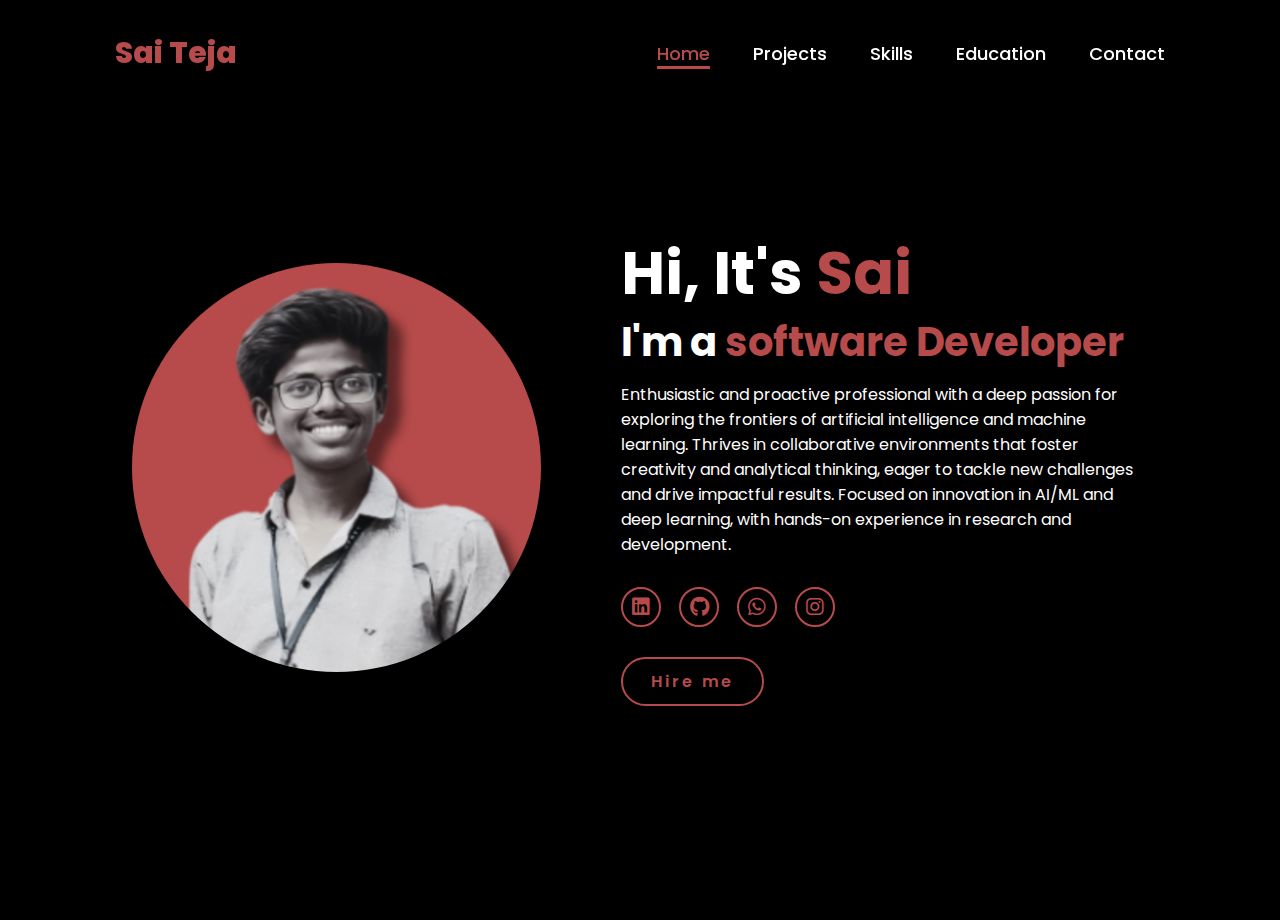
<file: index.html>
<!DOCTYPE html>
<html lang="en">
    
<head>
    <meta charset="UTF-8">
    <meta name="viewport" content="width=device-width, initial-scale=1.0">
    <link rel="stylesheet" href="https://cdnjs.cloudflare.com/ajax/libs/font-awesome/6.5.2/css/all.min.css">
    <link rel="stylesheet" href="style.css">
    <title>Portfolio Website</title>
</head>

<body>
    <header>
        <a href="#" class="logo">Sai Teja</a>

        <nav>
            <a href="#" class="active"> Home</a>
          
            <a href="projects.html" >Projects</a>
            <a href="skills.html" >Skills</a>
            <a href="education.html" >Education</a>
           
            <a href="contact.html" >Contact</a>
        </nav>
    </header>
    <section class="home">
        <div class="home-img">
            <img src="PNG1.png" alt="">
        </div>
        <div class="home-content">
            <h1>Hi, It's <span>Sai</span></h1>
            <h3 class="typing-text">I'm a <span></span></h3>
            <p>Enthusiastic and proactive professional with a deep passion for exploring the frontiers of artificial intelligence and machine learning. Thrives in collaborative environments
                that foster creativity and analytical thinking, eager to tackle new challenges and drive impactful results. Focused on innovation in AI/ML and deep learning, with hands-on
                experience in research and development.
                </p>
            <div class="social-icons">
                <a href="https://www.linkedin.com/in/sai-teja-yaruva-60ab41227/"><i class="fa-brands fa-linkedin"></i></a>
                <a href="https://github.com/dont1029"><i class="fa-brands fa-github"></i></a>
                <a href="https://wa.me/919959490974?text=Hello there  "><i class="fa-brands fa fa-whatsapp"></i></a>
                <a href="https://www.instagram.com/saitej_1029/"><i class="fa-brands fa-instagram"></i></a>
            </div>
            <a href="contact.html" class="btn">Hire me</a>
        </div>
        
          
    
    </section>
</body>
</html>
</file>
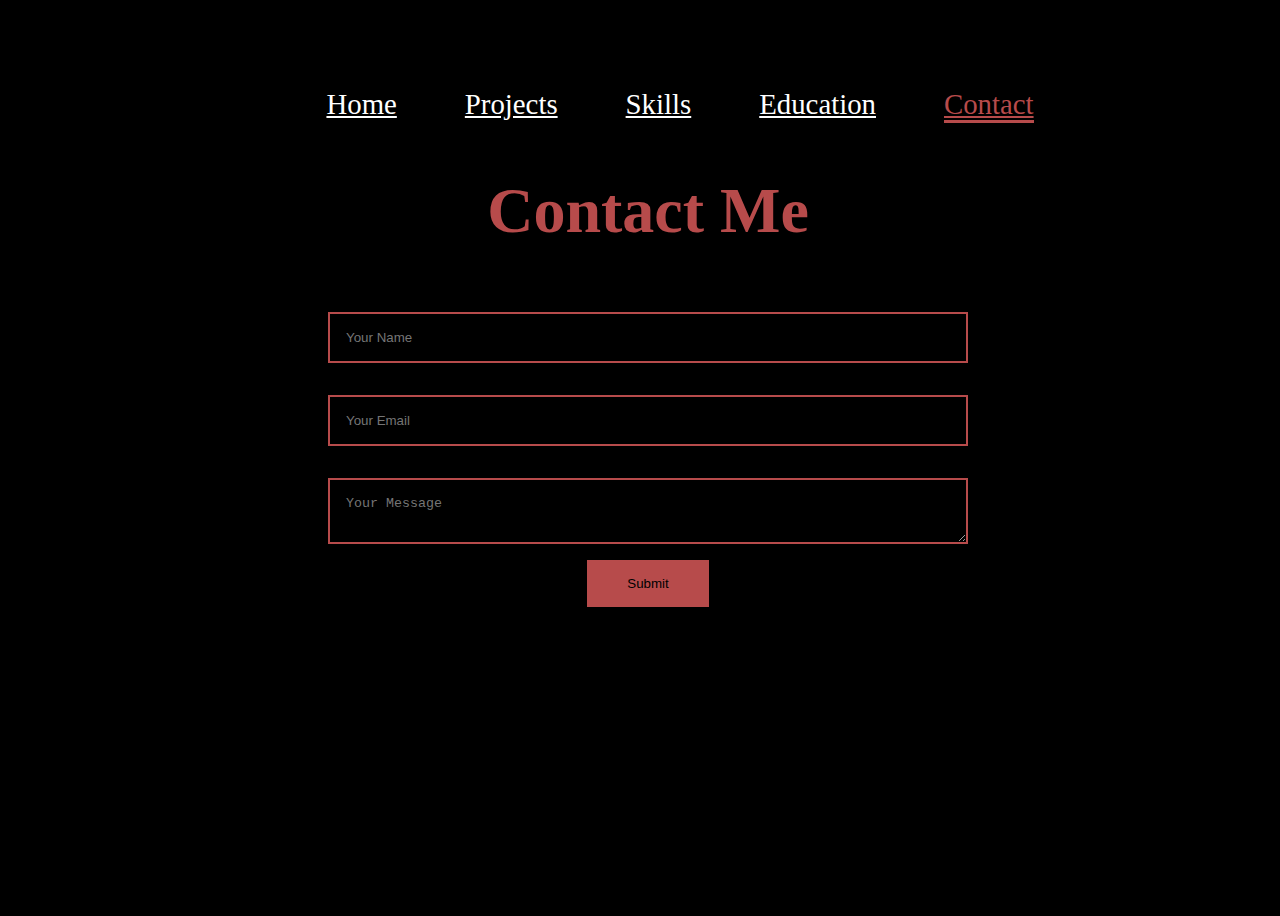
<file: contact.html>
<!-- Contact Section -->
<section id="contact">
    <body>
        <meta charset="UTF-8">
        <meta name="viewport" content="width=device-width, initial-scale=1.0">
        <link rel="stylesheet" href="https://cdnjs.cloudflare.com/ajax/libs/font-awesome/6.5.2/css/all.min.css">
        <link rel="stylesheet" href="contact.css">
        <nav>
            <a href="index.html">Home</a>
            <a href="projects.html">Projects</a>
            <a href="skills.html">Skills</a>
            <a href="education.html">Education</a>
            <a href="contact.html" class="active">Contact</a>
        </nav>

        <h2>Contact Me</h2>
        <form action="https://api.web3forms.com/submit" method="POST">
            <input type="hidden" name="access_key" value="020fa6f0-7e2d-413e-8c97-0a82d290fb49">
            <input type="text" name="first-name" placeholder="Your Name" required>
            <input type="email" name="email" placeholder="Your Email" required>
            <textarea name="message" placeholder="Your Message" required></textarea>
            <button type="submit" class="btn">Submit</button>
        </form>
    </body>
</section>
</file>
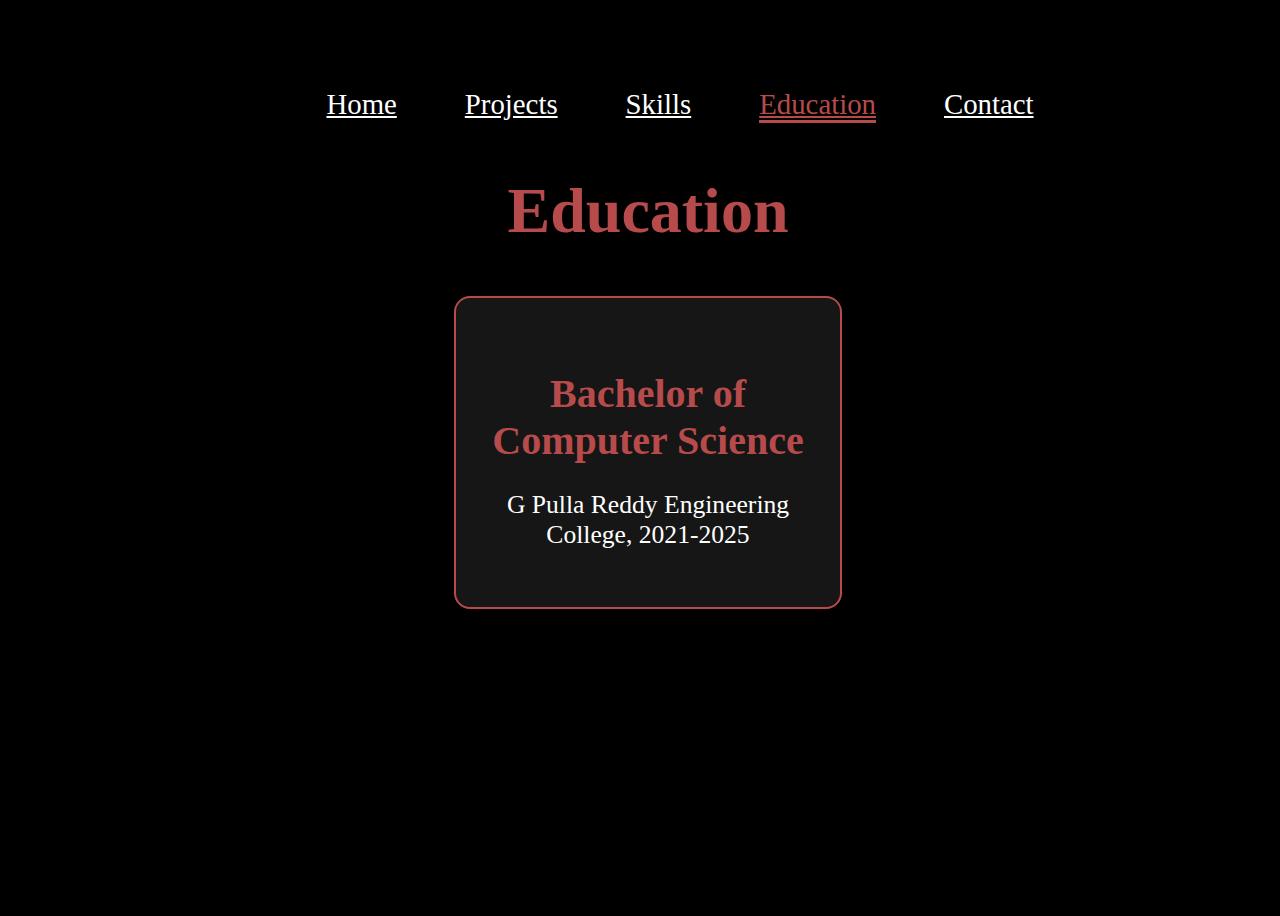
<file: education.html>
<!-- Education Section -->
<section id="education">
    <body>
        
    <meta charset="UTF-8">
    <meta name="viewport" content="width=device-width, initial-scale=1.0">
    <link rel="stylesheet" href="https://cdnjs.cloudflare.com/ajax/libs/font-awesome/6.5.2/css/all.min.css">
    <link rel="stylesheet" href="education.css">
    <nav>
        <a href="index.html" > Home</a>
           
            <a href="projects.html" >Projects</a>
            <a href="skills.html" >Skills</a>
            <a href="education.html" class="active">Education</a>
           
            <a href="contact.html" >Contact</a>
    </nav>
    
    <h2>Education</h2>
    <div class="education-content">
        <div class="education-box">
            <h3>Bachelor of Computer Science</h3>
            <p>G Pulla Reddy Engineering College, 2021-2025</p>
        </div>
        
    </div>
</body>
</section>
</file>
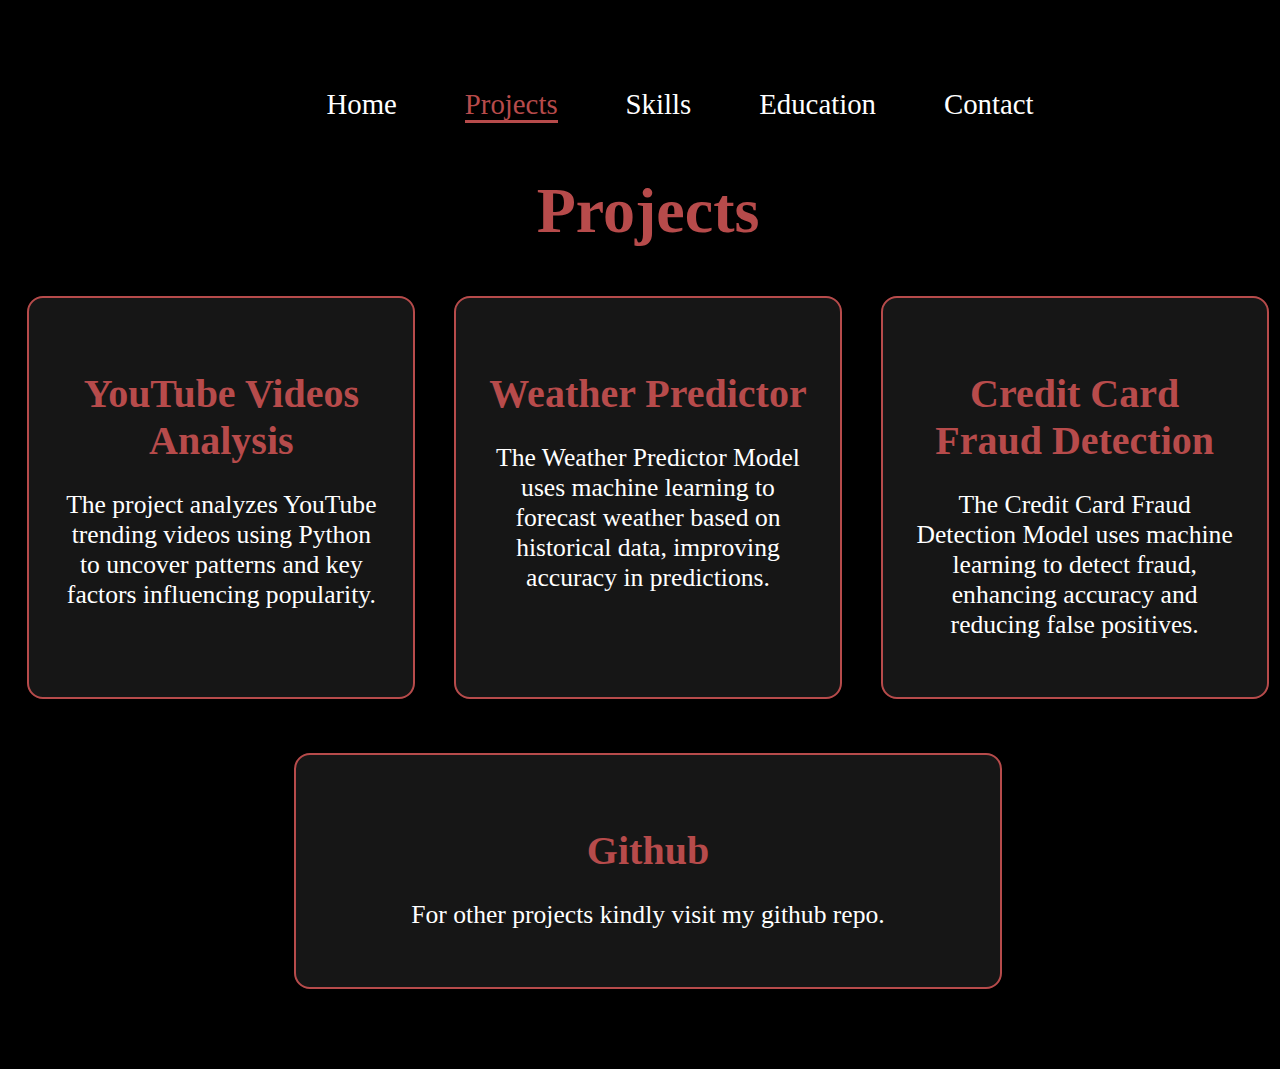
<file: projects.html>
<!-- Projects Section -->
<section id="projects">
    <body>
    
        <meta charset="UTF-8">
        <meta name="viewport" content="width=device-width, initial-scale=1.0">
        <link rel="stylesheet" href="https://cdnjs.cloudflare.com/ajax/libs/font-awesome/6.5.2/css/all.min.css">
        <link rel="stylesheet" href="projects.css">
        <nav>
            <a href="index.html" > Home</a>
           
            <a href="projects.html" class="active">Projects</a>
            <a href="skills.html" >Skills</a>
            <a href="education.html" >Education</a>
           
            <a href="contact.html" >Contact</a>
        </nav>
   
    <h2>Projects</h2>
    <div class="projects-content">
        <div class="project-box">
            <a href="https://github.com/dont1029/YouTube-Trending-Videos-Analysis" class="logo"><h3><span>YouTube Videos Analysis</span></h3></a>
            <p>The project analyzes YouTube trending videos using Python to uncover patterns and key factors influencing popularity.</p>
        </div>
        <div class="project-box">
            
            <a href="https://github.com/dont1029/Weather-Predictor-" class="logo"><h3><span>Weather Predictor</span></h3></a>
            <p>The Weather Predictor Model uses machine learning to forecast weather based on historical data, improving accuracy in predictions.</p>
        </div>
        <div class="project-box">
            
            <a href="https://github.com/dont1029/Credit-Card-Fraud-Detection-" class="logo"><h3><span>Credit Card Fraud Detection</span></h3></a>
            <p>The Credit Card Fraud Detection Model uses machine learning to detect fraud, enhancing accuracy and reducing false positives.</p>
        </div>
        
       
    </div>
    <br><br><br>
    <div class="project-box1">
            
        <a href="https://github.com/dont1029" class="logo"><h3><span>Github</span></h3></a>
        <p>For other projects kindly visit my github repo.</p>
    </div>
</body>
</section>
</file>
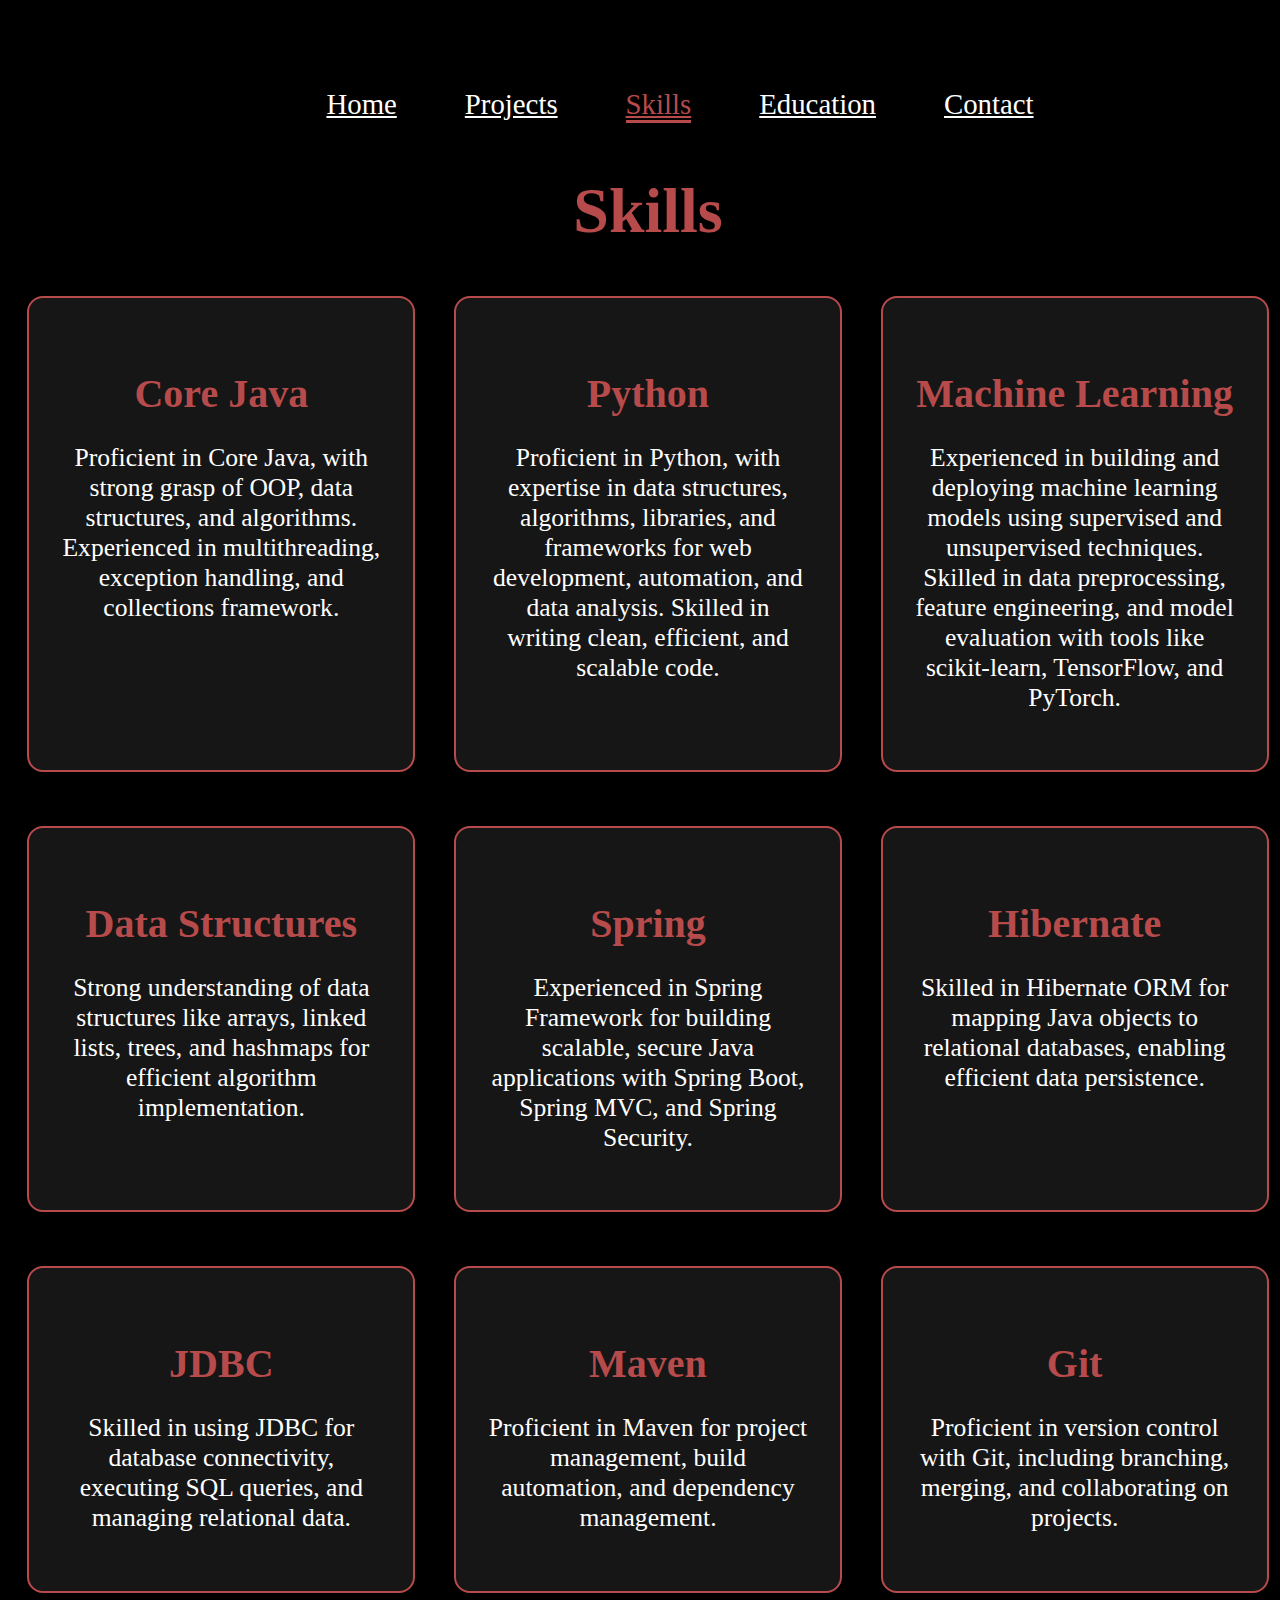
<file: skills.html>
<!-- Skills Section -->
<section id="skills">
    <body>
        
  
    <meta charset="UTF-8">
    <meta name="viewport" content="width=device-width, initial-scale=1.0">
    <link rel="stylesheet" href="https://cdnjs.cloudflare.com/ajax/libs/font-awesome/6.5.2/css/all.min.css">
    <link rel="stylesheet" href="skills.css">
    <nav>
        <a href="index.html" > Home</a>
        
            <a href="projects.html" >Projects</a>
            <a href="skills.html" class="active" >Skills</a>
            <a href="education.html" >Education</a>
           
            <a href="contact.html" >Contact</a>
    </nav>
    <h2>Skills</h2>
    <div class="skills-content">
        <div class="skill-box">
            <h3>Core Java</h3>
            <p class="right-align"> 
                Proficient in Core Java, with strong grasp of OOP, data structures, and algorithms. Experienced in multithreading, exception handling, and collections framework. </p>
        </div>
        <div class="skill-box">
            <h3>Python</h3>
            <p class="right-align">Proficient in Python, with expertise in data structures, algorithms, libraries, and frameworks for web development, automation, and data analysis. Skilled in writing clean, efficient, and scalable code.</p>
        </div>
        <div class="skill-box">
            <h3>Machine Learning</h3>
            <p class="right-align">Experienced in building and deploying machine learning models using supervised and unsupervised techniques. Skilled in data preprocessing, feature engineering, and model evaluation with tools like scikit-learn, TensorFlow, and PyTorch.</p>
        </div>
    </div>

    <br><br><br>
    <div class="skills-content">
        <div class="skill-box">
            <h3>Data Structures</h3>
            <p class="right-align">Strong understanding of data structures like arrays, linked lists, trees, and hashmaps for efficient algorithm implementation.</p>
        </div>
        <div class="skill-box">
        <h3>Spring</h3>
        <p class="right-align">Experienced in Spring Framework for building scalable, secure Java applications with Spring Boot, Spring MVC, and Spring Security.</p>
    </div>
    <div class="skill-box">
        <h3>Hibernate</h3>
        <p class="right-align">Skilled in Hibernate ORM for mapping Java objects to relational databases, enabling efficient data persistence.</p>
    </div>
</div>
<br><br><br>
    <div class="skills-content">
        <div class="skill-box">
        <h3>JDBC</h3>
        <p class="right-align">Skilled in using JDBC for database connectivity, executing SQL queries, and managing relational data.</p>
    </div>
    <div class="skill-box">
        <h3>Maven</h3>
        <p class="right-align">Proficient in Maven for project management, build automation, and dependency management.</p>
    </div>
    <div class="skill-box">
        <h3>Git</h3>
        <p class="right-align">Proficient in version control with Git, including branching, merging, and collaborating on projects.</p>
    </div>
</div>
           


        
   


</body>
</section>
</file>
<file: style.css>
@import url('https://fonts.googleapis.com/css2?family=Poppins:wght@100;200;300;400;500;600&display=swap');

*{
    margin: 0;
    padding: 0;
    box-sizing: border-box;
    text-decoration: none;
    border: none;
    outline: none;
    font-family: 'Poppins', sans-serif;
}

html{
    font-size: 62.5%;
}

body{
    width: 100%;
    height: 100vh;
    display: flex;
    flex-wrap: wrap;
    justify-content: space-between;
    overflow-x: hidden;
    padding: 20px;
    background-color: black;
    color: white;
}

header{
    margin-top: 20px;
    position: fixed;
    top: 0;
    left: 0;
    width: 100%;
    padding: 1rem 9%;
    background-color: transparent;
    filter: drop-shadow(10px);
    display: flex;
    justify-content: space-between;
    align-items: center;
    z-index: 100;
}

.logo{
    font-size: 3rem;
    color: #b74b4b;
    font-weight: 800;
    cursor: pointer;
    transition: 0.5s ease;
}

.logo:hover{
    transform: scale(1.1);
}

nav a{
    font-size: 1.8rem;
    color: white;
    margin-left: 4rem;
    font-weight: 500;
    transition: 0.3s ease;
    border-bottom: 3px solid transparent;
}

nav a:hover,
nav a.active{
    color: #b74b4b;
    border-bottom: 3px solid #b74b4b;
}

@media(max-width:995px){
    nav{
        position: absolute;
        display: none;
        top: 0;
        right: 0;
        width: 40%;
        border-left: 3px solid #b74b4b;
        border-bottom: 3px solid #b74b4b;
        border-bottom-left-radius: 2rem;
        padding: 1rem solid;
        background-color: #161616;
        border-top: 0.1rem solid rgba(0,0,0,0.1);
    }

    nav.active{
        display: block;
    }

    nav a{
        display: block;
        font-size: 2rem;
        margin: 3rem 0;
    }

    nav a:hover,
    nav a.active{
        padding: 1rem;
        border-radius: 0.5rem;
        border-bottom: 0.5rem solid #b74b4b;
    }
}

section{
    min-height: 100vh;
    padding: 5rem 9% 5rem;
}

.home{
    display: flex;
    justify-content: center;
    align-items: center;
    gap: 8rem;
    background-color: black;
}

.home .home-content h1{
    font-size: 6rem;
    font-weight: 700;
    line-height: 1.3;
}

span{
    color: #b74b4b;
}

.home-content h3{
    font-size: 4rem;
    margin-bottom: 1rem;
    font-weight: 700;
}

.home-content p{
    font-size: 1.6rem;
}

.home-img{
    border-radius: 50%;
}

.home-img img{
    position: relative;
    width: 32vw;
    border-radius: 50%;
    box-shadow: 0 0 25px solid #b74b4b;
    cursor: pointer;
    transition: 0.2s linear;
}

.home-img img:hover{
    font-size: 1.8rem;
    font-weight: 500;
}

.social-icons a{
    display: inline-flex;
    justify-content: center;
    align-items: center;
    width: 4rem;
    height: 4rem;
    background-color: transparent;
    border: 0.2rem solid #b74b4b;
    font-size: 2rem;
    border-radius: 50%;
    margin: 3rem 1.5rem 3rem 0;
    transition: 0.3s ease;
    color: #b74b4b;
}

.social-icons a:hover{
    color: black;
    transform: scale(1.3) translateY(-5px);
    background-color: #b74b4b;
    box-shadow: 0  0 25px #b74b4b;
}

.btn{
    display: inline-block;
    padding: 1rem 2.8rem;
    background-color: black;
    border-radius: 4rem;
    font-size: 1.6rem;
    color: #b74b4b;
    letter-spacing: 0.3rem;
    font-weight: 600;
    border: 2px solid #b74b4b;
    transition: 0.3s ease;
    cursor: pointer;
}

.btn:hover{
    transform: scale3d(1.03);
    background-color: #b74b4b;
    color: black;
    box-shadow: 0 0 25px #b74b4b;
}

.typing-text{
    font-size: 34px;
    font-weight: 600;
    min-width: 280px;
}

.typing-text span{
    position: relative;
}
.left-align {
    text-align: left;
}
.typing-text span::before{
    content: "software Developer";
    color: #b74b4b;
    animation: words 20s infinite;
}
.center-align {
    text-align: center;
}

.right-align {
    text-align: right;
}
.justify-align {
    text-align: justify;
}
.typing-text span::after{
    content: "";
    background-color: black;
    position: absolute;
    width: calc(100% + 8px);
    height: 100%;
    border-left: 3px solid black;
    right: -8;
    animation: cursor 0.6s infinite;
}

@keyframes cursor{
    to{
        border-left: 3px solid #b74b4b;
    }
}

@keyframes words{
    0%, 20%{
        content: "Software Developer";
    }
    21%, 40%{
        content: "Developer";
    }
    41%, 60%{
        content: "ML Engineer";
    }
    61%, 80%{
        content: "Designer";
    }
    81%, 100%{
        content: "Video Editor";
    }
}

@media (max-width: 1000px){
    .home{
        gap: 4rem;
    }
}

@media(max-width:995px){
    .home{
        flex-direction: column;
        margin: 5rem 4rem;
    }

    .home .home-content h3{
        font-size: 2.5rem;
    }

    .home-content h1{
        font-size: 5rem;
    }

    .home-img img{
        width: 70vw;
        margin-top: 4rem;
    }
}
</file>
<file: contact.css>
/* Contact Section */
#contact {
    padding: 5rem 0;
    background-color: black;
    text-align: center;
    color: white;
}

#contact h2 {
    font-size: 4rem;
    margin-bottom: 3rem;
    color: #b74b4b;
}

form {
    display: flex;
    flex-direction: column;
    align-items: center;
}

form input, form textarea {
    width: 50%;
    padding: 1rem;
    margin: 1rem 0;
    border: 2px solid #b74b4b;
    background-color: transparent;
    color: white;
}

form button {
    padding: 1rem 2.5rem;
    border: none;
    background-color: #b74b4b;
    color: black;
    cursor: pointer;
}
body{
    width: 100%;
    height: 100vh;
    overflow-x: hidden;
    background-color: black;
    color: white;
}
nav a{
    font-size: 1.8rem;
    color: white;
    margin-left: 4rem;
    font-weight: 500;
    transition: 0.3s ease;
    border-bottom: 3px solid transparent;
}

nav a:hover,
nav a.active{
    color: #b74b4b;
    border-bottom: 3px solid #b74b4b;
}

@media(max-width:995px){
    nav{
        position: absolute;
        display: none;
        top: 0;
        right: 0;
        width: 40%;
        border-left: 3px solid #b74b4b;
        border-bottom: 3px solid #b74b4b;
        border-bottom-left-radius: 2rem;
        padding: 1rem solid;
        background-color: #161616;
        border-top: 0.1rem solid rgba(0,0,0,0.1);
    }

    nav.active{
        display: block;
    }

    nav a{
        display: block;
        font-size: 2rem;
        margin: 3rem 0;
    }

    nav a:hover,
    nav a.active{
        padding: 1rem;
        border-radius: 0.5rem;
        border-bottom: 0.5rem solid #b74b4b;
    }
}
</file>
<file: education.css>
/* Education Section */
#education {
    background-color: black;
    padding: 5rem 0;
    text-align: center;
    color: white;
}

#education h2 {
    font-size: 4rem;
    margin-bottom: 3rem;
    color: #b74b4b;
}

.education-content {
    display: flex;
    justify-content: space-around;
}

.education-box {
    background-color: #161616;
    padding: 2rem;
    border-radius: 1rem;
    width: 25%;
    border: 2px solid #b74b4b;
}

.education-box h3 {
    color: #b74b4b;
    font-size: 2.5rem;
    margin-bottom: 1rem;
}

.education-box p {
    font-size: 1.6rem;
}
body{
    width: 100%;
    height: 100vh;
    overflow-x: hidden;
    background-color: black;
    color: white;
}
nav a{
    font-size: 1.8rem;
    color: white;
    margin-left: 4rem;
    font-weight: 500;
    transition: 0.3s ease;
    border-bottom: 3px solid transparent;
}

nav a:hover,
nav a.active{
    color: #b74b4b;
    border-bottom: 3px solid #b74b4b;
}
</file>
<file: projects.css>
/* Projects Section */
#projects {
    padding: 5rem 0;
    background-color: black;
    text-align: center;
    color: white;
}

#projects h2 {
    font-size: 4rem;
    margin-bottom: 3rem;
    color: #b74b4b;
}

.projects-content {
    display: flex;
    justify-content: space-around;
}

.project-box {
    background-color: #161616;
    padding: 2rem;
    border-radius: 1rem;
    width: 25%;
    border: 2px solid #b74b4b;
}
.logo{
    font-size: 3rem;
    color: #b74b4b;
    font-weight: 800;
    cursor: pointer;
    transition: 0.5s ease;
}

.logo:hover{
    transform: scale(1.1);
}
.project-box1 {
    
    background-color: #161616;
    padding: 2rem;
    border-radius: 1rem;
   
    border: 2px solid #b74b4b;
    width: 50%; /* Adjust the width as needed */
  margin: 0 auto;
    
    
}

@media(max-width:995px){
    nav{
        position: absolute;
        display: none;
        top: 0;
        right: 0;
        width: 40%;
        border-left: 3px solid #b74b4b;
        border-bottom: 3px solid #b74b4b;
        border-bottom-left-radius: 2rem;
        padding: 1rem solid;
        background-color: #161616;
        border-top: 0.1rem solid rgba(0,0,0,0.1);
    }

    nav.active{
        display: block;
    }

    nav a{
        display: block;
        font-size: 2rem;
        margin: 3rem 0;
    }

    nav a:hover,
    nav a.active{
        padding: 1rem;
        border-radius: 0.5rem;
        border-bottom: 0.5rem solid #b74b4b;
    }
}

.project-box1 h3 {
    color: #b74b4b;
    font-size: 2.5rem;
    margin-bottom: 1rem;
}

.project-box1 p {
    font-size: 1.6rem;
}

.project-box h3 {
    color: #b74b4b;
    font-size: 2.5rem;
    margin-bottom: 1rem;
}

.project-box p {
    font-size: 1.6rem;
}
body{
    width: 100%;
    height: 100vh;
    overflow-x: hidden;
    background-color: black;
    color: white;
}
nav a{
    font-size: 1.8rem;
    color: white;
    margin-left: 4rem;
    font-weight: 500;
    transition: 0.3s ease;
    border-bottom: 3px solid transparent;
}
div a :hover,
nav a:hover,
nav a.active{
    color: #b74b4b;
    border-bottom: 3px solid #b74b4b;
} a {
    text-decoration: none;
    color: inherit; /* Keeps the text color the same as surrounding text, or set a specific color */
  }
</file>
<file: skills.css>
/* Skills Section */
#skills {
    padding: 5rem 0;
    background-color: black;
    text-align: center;
    color: white;
}

#skills h2 {
    font-size: 4rem;
    margin-bottom: 3rem;
    color: #b74b4b;
}

.skills-content {
    display: flex;
    justify-content: space-around;
}

.skill-box {
    background-color: #161616;
    padding: 2rem;
    border-radius: 1rem;
    width: 25%;
    border: 2px solid #b74b4b;
}

.skill-box h3 {
    color: #b74b4b;
    font-size: 2.5rem;
    margin-bottom: 1rem;
}
body{
    width: 100%;
    height: 100vh;
    overflow-x: hidden;
    background-color: black;
    color: white;
}

@media(max-width:995px){
    nav{
        position: absolute;
        display: none;
        top: 0;
        right: 0;
        width: 40%;
        border-left: 3px solid #b74b4b;
        border-bottom: 3px solid #b74b4b;
        border-bottom-left-radius: 2rem;
        padding: 1rem solid;
        background-color: #161616;
        border-top: 0.1rem solid rgba(0,0,0,0.1);
    }

    nav.active{
        display: block;
    }

    nav a{
        display: block;
        font-size: 2rem;
        margin: 3rem 0;
    }

    nav a:hover,
    nav a.active{
        padding: 1rem;
        border-radius: 0.5rem;
        border-bottom: 0.5rem solid #b74b4b;
    }
}

nav a{
    font-size: 1.8rem;
    color: white;
    margin-left: 4rem;
    font-weight: 500;
    transition: 0.3s ease;
    border-bottom: 3px solid transparent;
}

nav a:hover,
nav a.active{
    color: #b74b4b;
    border-bottom: 3px solid #b74b4b;
}

.skill-box p {
    font-size: 1.6rem;
}
</file>
